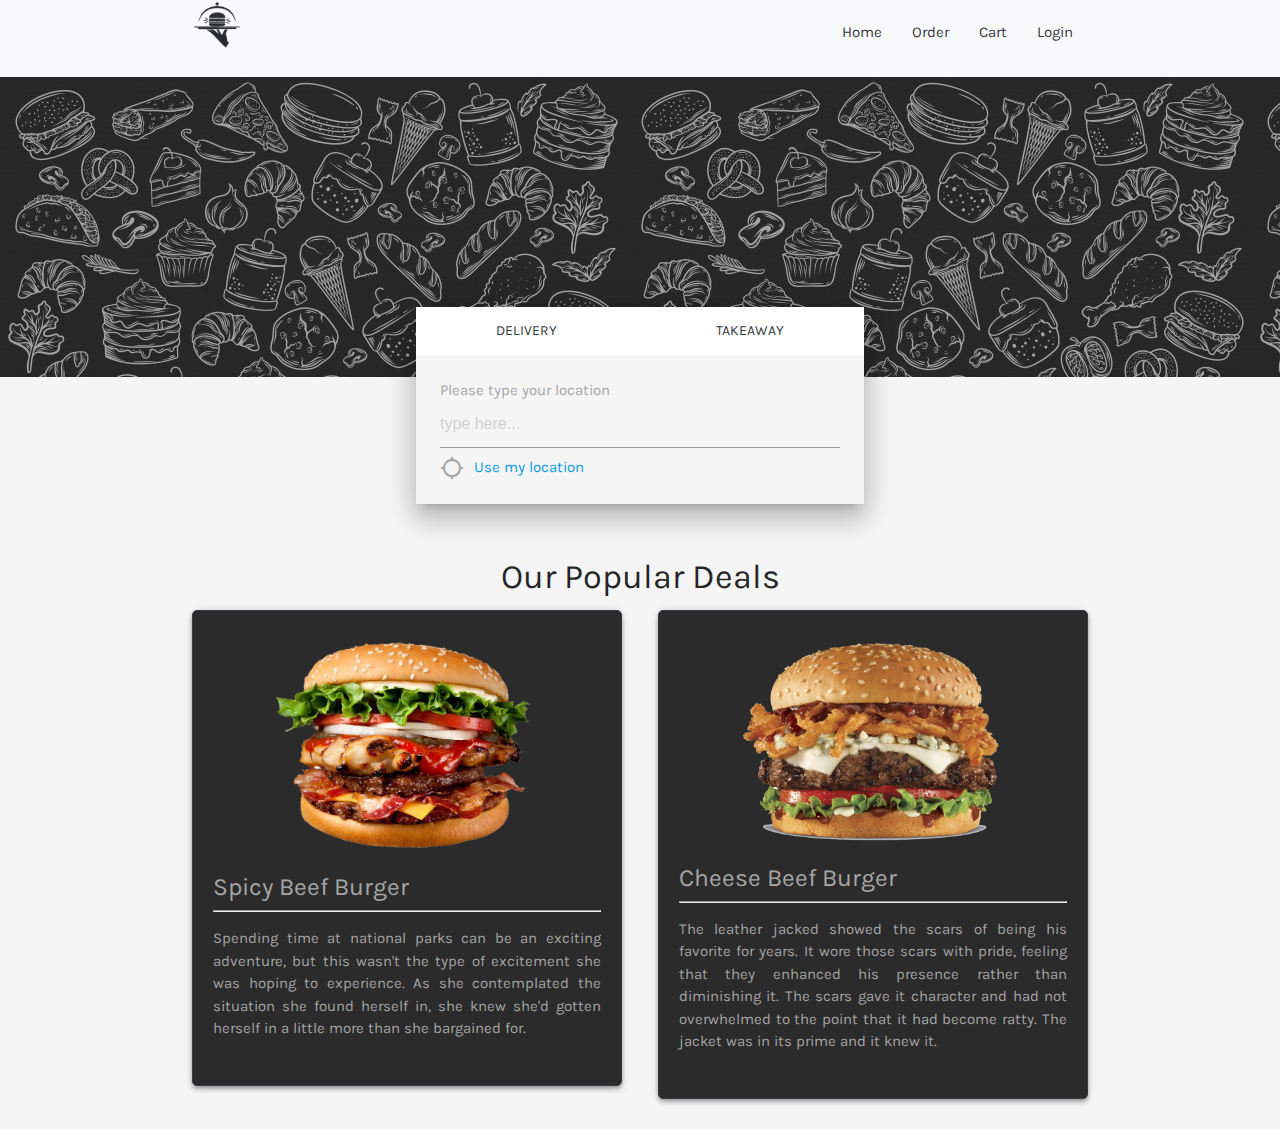
<file: index.html>
<!DOCTYPE html>
<html>

<head>
    <meta charset="UTF-8" />
    <title>Burggers</title>
    <link rel="manifest" href="/manifest.json">
    <meta name="theme-color" content="#00897B" />
    <link rel="shortcut icon" href="./assets/logo192.png">
    <link rel="apple-touch-icon" href="./assets/logo72.png">
    <link type="text/css" rel="stylesheet" href="./assets/css/materialize.css" media="screen,projection" />
    <link rel="stylesheet" href="./assets/css/style.css">
    <link href="https://fonts.googleapis.com/icon?family=Material+Icons" rel="stylesheet">
    <meta name="viewport" content="width=device-width, initial-scale=1.0" />
</head>

<body>
    <!-- navbar -->
    <nav class="z-depth-2">
        <div class="container">
            <a href="#" id="logo"><img src="./assets/burger-logo.png" alt="burger-logo" height="50px"></a>
            <ul class="right">
                <li><a href="#home">Home</a></li>
                <li><a href="#order">Order</a></li>
                <li><a href="#cart">Cart</a></li>
                <li><a href="#login">Login</a></li>
            </ul>
            <!-- mobile nav -->
        </div>
        <ul class="botnav">
            <li><a href="#home"><img href="#home" src="./assets/home.svg" alt="home-icon" width="20px"></a></li>
            <li><a href="#order"><img href="#order" src="./assets/loupe.svg" alt="order-icon" width="20px"></a></li>
            <li><a href="#cart"><img href="#cart" src="./assets/cart.svg" alt="cart-icon" width="20px"></a></li>
            <li><a href="#login"><img href="#login" src="./assets/user.svg" alt="login-icon" width="20px"></a></li>
        </ul>
    </nav>
    <!-- end of navbar -->
    <div id="body-content"></div>
    <!--JavaScript at end of body for optimized loading-->
    <script src="./assets/js/jquery.min.js"></script>
    <script src="./assets/js/materialize.js"></script>
    <script src="./assets/js/nav.js"></script>
    <script src="./assets/js/script.js"></script>
    <script>
        // REGISTER SERVICE WORKER
        if ("serviceWorker" in navigator) {
            window.addEventListener("load", function () {
                navigator.serviceWorker
                    .register("./service-worker.js")
                    .then(function () {
                        console.log("Pendaftaran ServiceWorker berhasil");
                    })
                    .catch(function () {
                        console.log("Pendaftaran ServiceWorker gagal");
                    });
            });
        } else {
            console.log("ServiceWorker belum didukung browser ini.");
        }
    </script>
</body>

</html>
</file>
<file: assets/css/style.css>
@import url('https://fonts.googleapis.com/css2?family=Karla:wght@400;700&display=swap');
body {
    font-family: 'Karla', sans-serif;
}

/* start nav */

nav {
    background-color: #f8f9fa;
    min-height: fit-content;
}

ul.right a {
    color: #343A3F;
}

ul.right a.active {
    background-color: #048eff;
}

ul.botnav {
    display: none;
}

/* end nav */

/* home */

#home {
    min-height: 1000px;
    background-color: #F5F5F5;
}

.hero-image {
    min-height: 300px;
    background-image: url('../hero-image.jpg');
}

.card {
    margin: -70px auto;
    width: 50%;
}

#body-content .card-tabs li a {
    cursor: pointer;
    color: #343A3F;
}

#body-content .card-tabs a.active {
    background-color: #F5F5F5;
}

.card-content div {
    display: none;
}

.card-content div:first-child {
    display: block;
}

.valign-wrapper i {
    margin-right: 10px;
}

#home .popular {
    margin-top: 125px;
}

#home .menu {
    display: flex;
    justify-content: space-between;
}

#home .menu .item {
    background-color: #2b2b2b;
    height: 100%;
    border-radius: 5px;
    text-align: center;
    margin-bottom: 30px;
    width: 48%;
    padding: 30px 20px;
}

#home .menu img {
    width: 70%;
}

#home .menu .item h5, p {
    color: #a5a5a5;
    text-align: justify;
}

/* end-home */
/* order */
#order .category li {
    margin: 30px auto;
    cursor: pointer;
}

#order .category li a {
    color: #343A3F;
}

#order {
    background-color: #e9e9e9;
    padding-top: 50px;
}

#order .m4 {
    margin-bottom: 150px;
}

div.item {
    background-color: #343A3F;
    border: 1px solid #343A3F;
    width: 100%;
}

div.item img{
    margin: 0px 12%;
    width: 75%;
}

div.desc {
    box-shadow: 0 5px 5px rgba(0, 0, 0, .6);
    background-color: #f8f9fa;
    padding: 15px;
    cursor: pointer;
}
/* end-order */
/* cart */

/* end-cart */
#cart{
    padding-top: 20px;
    min-height: 100vh;
    background-color: #e9e9e9;
}
#cart .content{
    display: flex;
    justify-content: space-around;
}
#cart .content img{
    padding: 50px 10px;
    width: 40%;
}

#cart .detail{
    padding: 0 50px;
    width: 70%;
    background-color: #f8f9fa;
}

#cart .detail button:hover{
    background-color: #8e8e8e;
}
/* end cart */
#login .container{
    width: 50%;
    margin-top: 50px;
    padding: 30px 5%;
}

#login form button.custom-btn{
    width: 100%;
    margin-bottom: 20px;
    display: flex;
    justify-content: center;
    cursor: pointer;
    background-color: white;
    padding: 10px 20px;
    border-radius: 5px;
    border: none;
}

#login form button.custom-btn img{
    margin-right: 10px;
}

@media screen and (max-width: 768px) {
    nav .container {
        display: flex;
        justify-content: center;
    }
    ul.right {
        display: none;
    }
    ul.botnav {
        display: flex;
        justify-content: space-around;
        position: fixed;
        bottom: 0;
        z-index: 999;
        width: 100%;
        background-color: #f8f9fa;
    }
    ul.botnav a.active {
        background-color: #048eff;
    }
    /* home */
    .card {
        width: 75%;
    }
    /* end-home */
}

@media screen and (max-width:576px) {
    /* home */
    .card {
        width: 100%;
    }
    #home .menu {
        flex-direction: column;
    }
    #home .menu .item {
        width: 100%;
    }
    /* end-home */
    div.item {
        width: 100%;
        height: 230px;
    }
    
    div.item img{
        margin: 0px 20%;
        width: auto;
        height: 100%;
    }
    /* end-order */
    #cart .content{
        flex-direction: column;
        /* justify-content: space-around; */
    }

    #cart .content img{
        width: 100%;
    }
    
    #cart .detail{
        width: 100%;
        padding-bottom: 50px;
    }
    #login .container{
        width: 80%;
        margin-top: 50px;
        padding: 30px 5%;
    }
}
</file>
